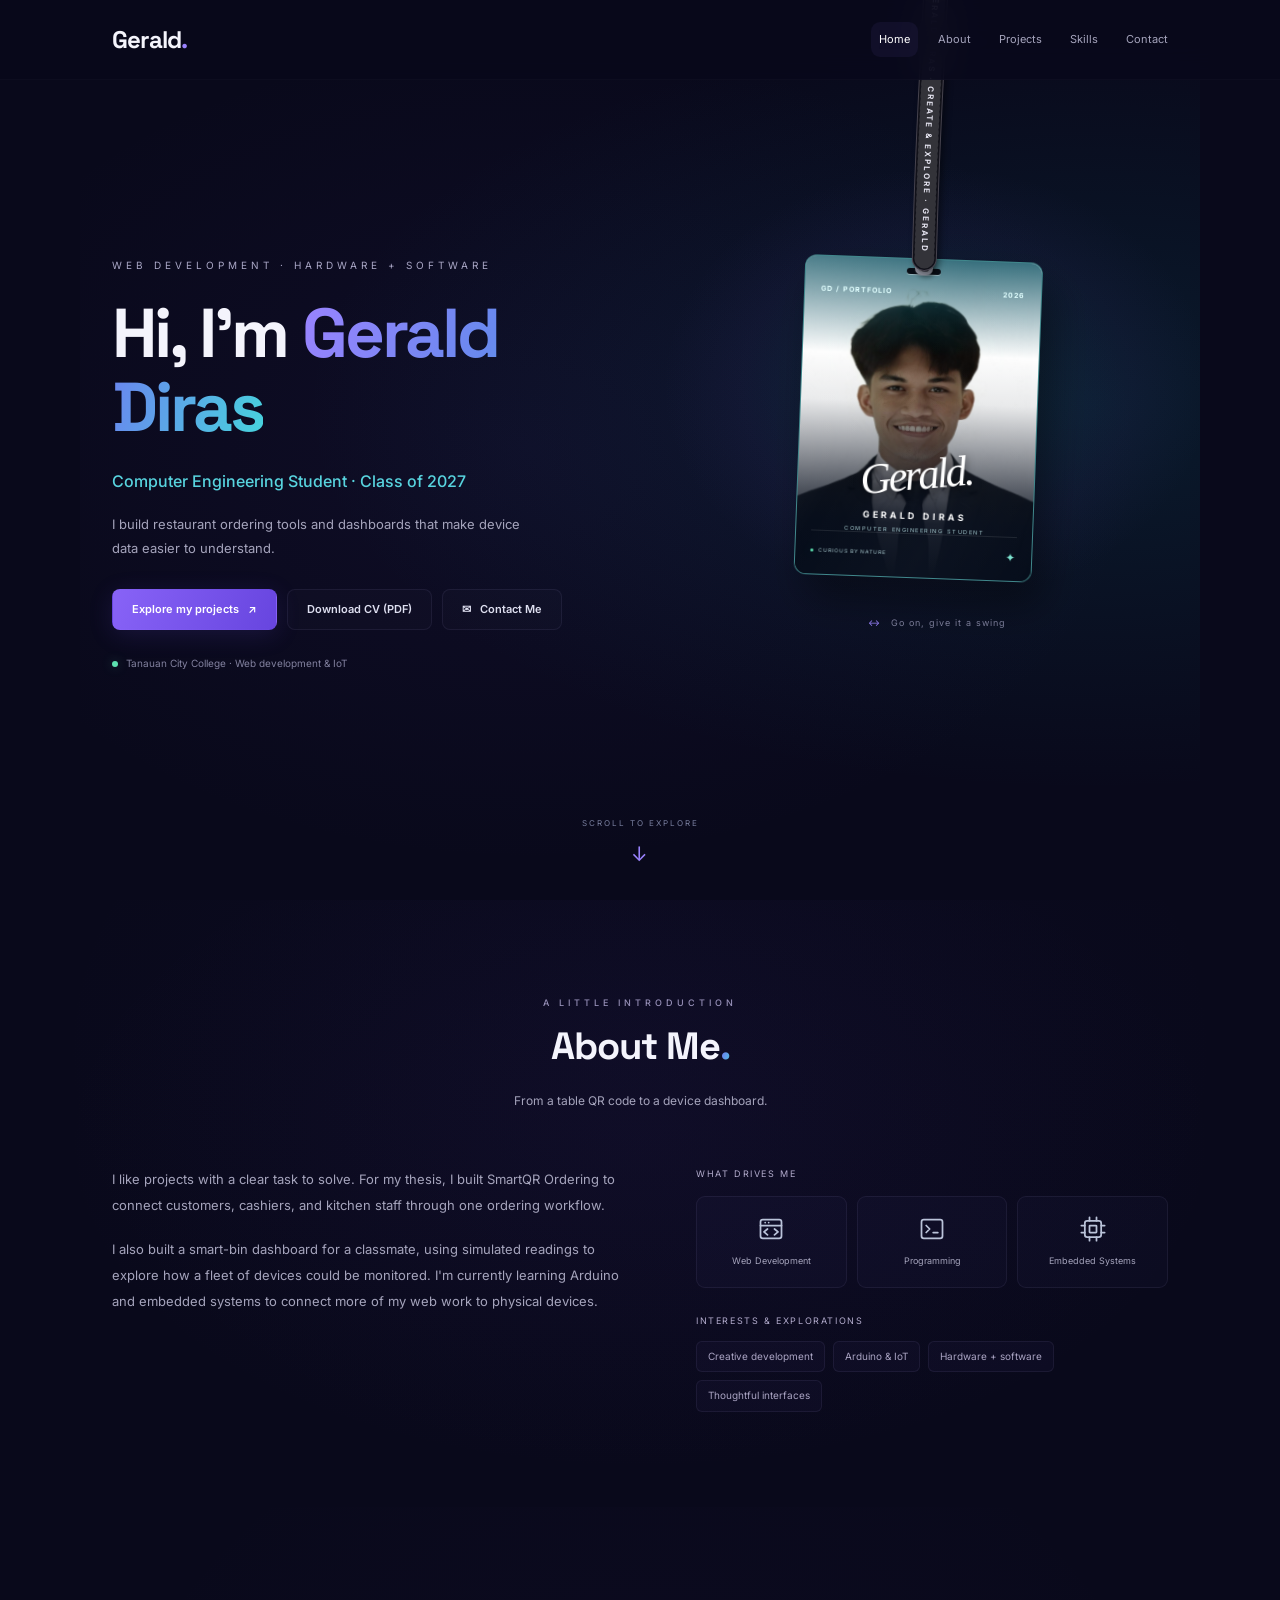
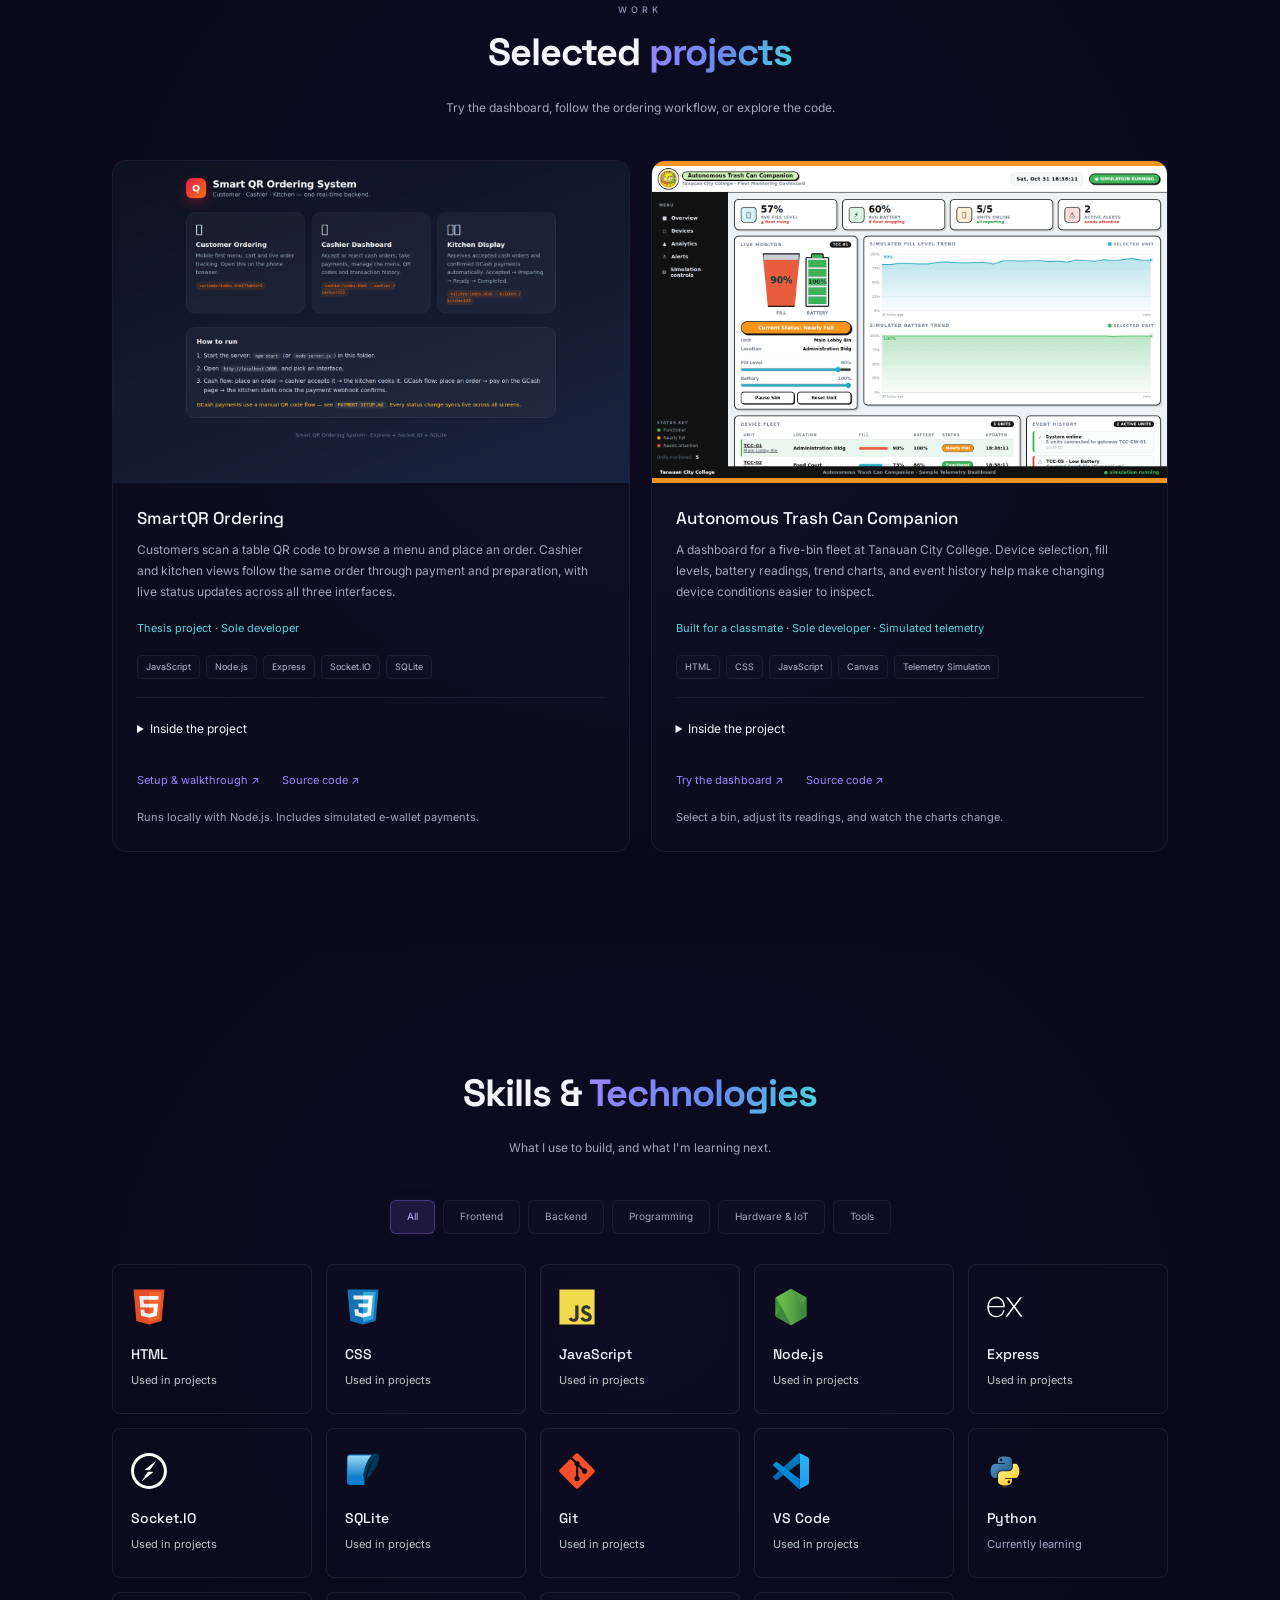
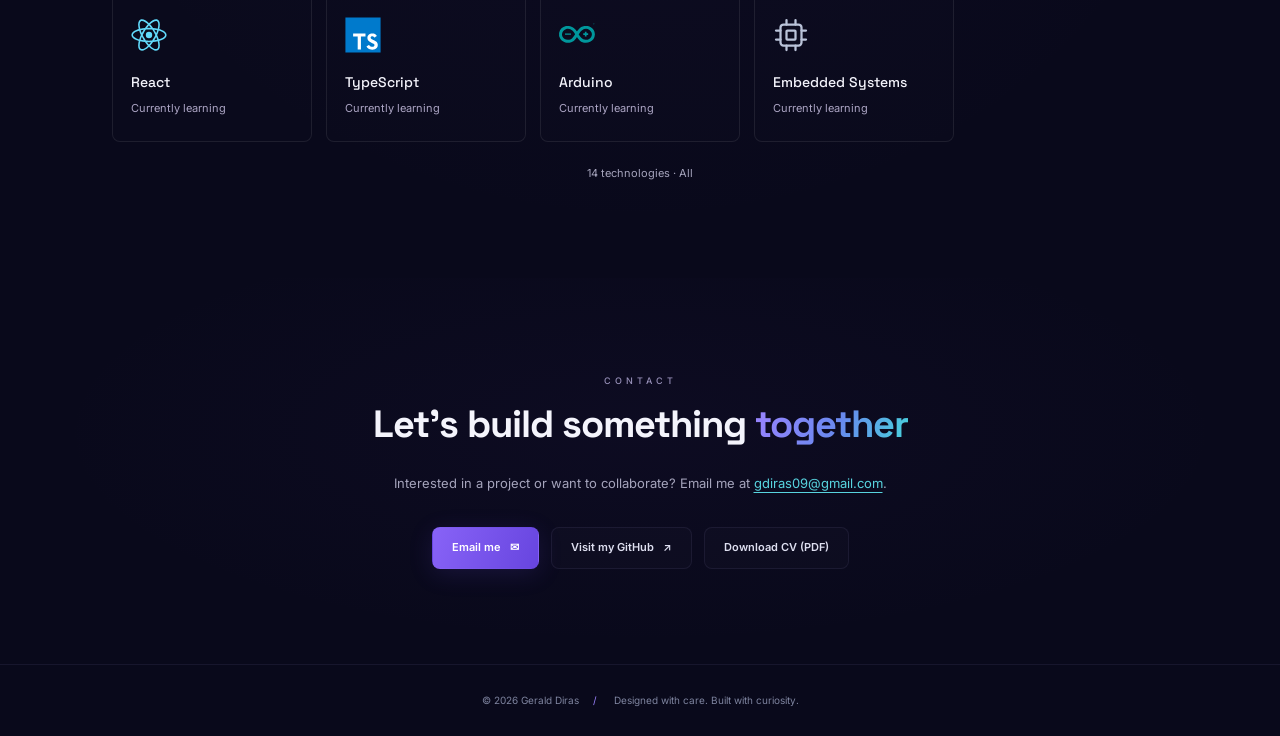
<file: index.html>
<!DOCTYPE html>
<html lang="en">
<head>
  <meta charset="UTF-8" />
  <meta name="viewport" content="width=device-width, initial-scale=1.0" />
  <meta name="description" content="Gerald Diras, Computer Engineering student building QR ordering tools, interactive dashboards, and projects connecting software with hardware." />
  <meta name="theme-color" content="#09091b" />
  <title>Gerald Diras — Portfolio</title>
  <link rel="preconnect" href="https://fonts.googleapis.com" />
  <link rel="preconnect" href="https://fonts.gstatic.com" crossorigin />
  <link href="https://fonts.googleapis.com/css2?family=Space+Grotesk:wght@400;500;700&family=Inter:wght@400;500;600&display=swap" rel="stylesheet" />
  <link rel="stylesheet" href="css/style.css" />
  <link rel="stylesheet" href="css/reference.css" />
</head>
<body>

  <a class="skip-link" href="#home">Skip to content</a>

  <header class="nav">
    <a href="#home" class="nav-logo">Gerald<span>.</span></a>
    <nav id="nav-menu" class="nav-links" aria-label="Primary">
      <a href="#home" class="active" aria-current="location">Home</a>
      <a href="#about">About</a>
      <a href="#projects">Projects</a>
      <a href="#skills">Skills</a>
      <a href="#contact">Contact</a>
    </nav>
    <button id="nav-toggle" class="nav-toggle" aria-label="Toggle menu" aria-expanded="false" aria-controls="nav-menu">
      <span></span><span></span><span></span>
    </button>
  </header>

  <main>
    <section id="home" class="hero">
      <div class="hero-content">
        <p class="hero-eyebrow reveal">Web development · Hardware + software</p>
        <h1 class="hero-title reveal">Hi, I'm <span>Gerald<br /> Diras</span></h1>
        <p class="hero-role reveal">Computer Engineering Student &middot; Class of 2027</p>
        <p class="hero-tagline reveal">I build restaurant ordering tools and dashboards that make device data easier to understand.</p>
        <div class="hero-cta reveal">
          <a href="#projects" class="btn btn-primary">Explore my projects <span aria-hidden="true">↗</span></a>
          <a href="output/pdf/Gerald-Diras-CV.pdf" download="Gerald-Diras-CV.pdf" class="btn btn-ghost">Download CV (PDF)</a>
          <a href="#contact" class="btn btn-ghost"><span aria-hidden="true">✉</span> Contact Me</a>
        </div>
        <p class="hero-note reveal"><span class="status-dot"></span> Tanauan City College &middot; Web development &amp; IoT</p>
      </div>
      <div class="lanyard-stage" id="lanyard-stage">
        <div class="lanyard-glow" aria-hidden="true"></div>
        <svg class="lace" id="lace" aria-hidden="true">
          <defs><path id="lace-path" /></defs>
          <use href="#lace-path" class="lace-edge" />
          <use href="#lace-path" class="lace-body" />
          <use href="#lace-path" class="lace-stitch" />
          <text class="lace-lettering" dy="3"><textPath href="#lace-path" startOffset="20">GERALD DIRAS · CREATE &amp; EXPLORE · GERALD DIRAS ·</textPath></text>
        </svg>
        <div class="lanyard" id="lanyard">
          <div class="lanyard-clip" aria-hidden="true"></div>
          <button class="id-card" id="id-card" type="button" aria-label="Gerald Diras photo ID. Drag to swing, or use the arrow keys.">
            <span class="id-hole" aria-hidden="true"></span>
            <span class="id-topline"><span>GD / PORTFOLIO</span><span>2026</span></span>
            <img src="assets/gerald-profile.jpg" alt="Gerald Diras" width="960" height="1280" fetchpriority="high" draggable="false" />
            <span class="id-overlay" aria-hidden="true"></span>
            <span class="id-caption"><span class="id-script">Gerald.</span><span class="id-name">GERALD DIRAS</span><span class="id-role">COMPUTER ENGINEERING STUDENT</span></span>
            <span class="id-bottom"><span><span class="status-dot"></span> CURIOUS BY NATURE</span><span>✦</span></span>
          </button>
        </div>
        <p class="lanyard-hint"><span aria-hidden="true">↔</span> Go on, give it a swing</p>
      </div>
      <a href="#about" class="hero-scroll" aria-label="Scroll to about">
        <span>SCROLL TO EXPLORE</span><span aria-hidden="true">↓</span>
      </a>
    </section>

    <section id="about" class="section">
      <div class="container">
        <p class="section-eyebrow reveal">A little introduction</p>
        <h2 class="section-title reveal">About Me<span>.</span></h2>
        <p class="section-intro reveal">From a table QR code to a device dashboard.</p>
        <div class="about-grid">
          <div class="about-text reveal">
            <p>
              I like projects with a clear task to solve. For my thesis, I built SmartQR Ordering to connect customers, cashiers, and kitchen staff through one ordering workflow.
            </p>
            <p>
              I also built a smart-bin dashboard for a classmate, using simulated readings to explore how a fleet of devices could be monitored. I'm currently learning Arduino and embedded systems to connect more of my web work to physical devices.
            </p>
          </div>
          <div class="about-details reveal">
            <p class="detail-label">WHAT DRIVES ME</p>
            <div class="about-stats">
              <div class="stat">
                <svg class="about-icon" viewBox="0 0 24 24" aria-hidden="true" focusable="false"><rect x="3" y="4" width="18" height="16" rx="2"/><path d="M3 9h18M7 6.5h.01M10 6.5h.01M9 12l-3 2.5L9 17m6-5 3 2.5-3 2.5"/></svg>
                <span class="stat-label">Web Development</span>
              </div>
              <div class="stat">
                <svg class="about-icon" viewBox="0 0 24 24" aria-hidden="true" focusable="false"><rect x="3" y="4" width="18" height="16" rx="2"/><path d="m7 9 3 3-3 3m6 0h4"/></svg>
                <span class="stat-label">Programming</span>
              </div>
              <div class="stat">
                <svg class="about-icon" viewBox="0 0 24 24" aria-hidden="true" focusable="false"><rect x="5" y="5" width="14" height="14" rx="2"/><rect x="9" y="9" width="6" height="6" rx=".5"/><path d="M9 2v3m6-3v3M9 19v3m6-3v3M2 9h3m-3 6h3m14-6h3m-3 6h3"/></svg>
                <span class="stat-label">Embedded Systems</span>
              </div>
            </div>
            <p class="detail-label interests-label">INTERESTS &amp; EXPLORATIONS</p>
            <div class="interest-tags"><span>Creative development</span><span>Arduino &amp; IoT</span><span>Hardware + software</span><span>Thoughtful interfaces</span></div>
          </div>
        </div>
      </div>
    </section>

    <section id="projects" class="section">
      <div class="container">
        <p class="section-eyebrow reveal">Work</p>
        <h2 class="section-title reveal">Selected <span>projects</span></h2>
        <p class="section-intro reveal">Try the dashboard, follow the ordering workflow, or explore the code.</p>
        <div class="projects-grid">

          <article class="card reveal">
            <div class="card-media" style="--hue: 200">
              <img src="assets/smartqr-ordering.png" alt="SmartQR Ordering website showing customer ordering, cashier dashboard, and kitchen display interfaces" width="1440" height="900" loading="lazy" decoding="async" />
            </div>
            <div class="card-body">
              <h3>SmartQR Ordering</h3>
              <p>Customers scan a table QR code to browse a menu and place an order. Cashier and kitchen views follow the same order through payment and preparation, with live status updates across all three interfaces.</p>
              <p class="project-context">Thesis project &middot; Sole developer</p>
              <div class="card-tags"><span>JavaScript</span><span>Node.js</span><span>Express</span><span>Socket.IO</span><span>SQLite</span></div>
              <details class="project-details">
                <summary>Inside the project</summary>
                <dl>
                  <dt>My role</dt><dd>Sole developer. I built the system independently for my thesis, including the customer, cashier, and kitchen interfaces.</dd>
                  <dt>The problem</dt><dd>Keeping customers, cashiers, and kitchen staff informed as an order moves between them.</dd>
                  <dt>The workflow</dt><dd>Table QR code → menu and cart → checkout → cashier and kitchen tracking.</dd>
                  <dt>The technical focus</dt><dd>Node.js and Express support the application, Socket.IO provides live updates, and SQLite stores data.</dd>
                </dl>
              </details>
              <div class="project-actions">
                <a class="card-link" href="https://github.com/gdiras09-wq/SmartQR-Ordering#try-the-full-flow" target="_blank" rel="noopener">Setup &amp; walkthrough <span aria-hidden="true">↗</span></a>
                <a class="card-link" href="https://github.com/gdiras09-wq/SmartQR-Ordering" target="_blank" rel="noopener" aria-label="View SmartQR Ordering source code on GitHub">Source code <span aria-hidden="true">↗</span></a>
              </div>
              <p class="project-demo-note">Runs locally with Node.js. Includes simulated e-wallet payments.</p>
            </div>
          </article>

          <article class="card reveal">
            <div class="card-media" style="--hue: 300">
              <img src="assets/trash-can-companion.png" alt="Autonomous Trash Can Companion dashboard showing fill levels, battery status, fleet monitoring, and trend charts" width="1440" height="900" loading="lazy" decoding="async" />
            </div>
            <div class="card-body">
              <h3>Autonomous Trash Can Companion</h3>
              <p>A dashboard for a five-bin fleet at Tanauan City College. Device selection, fill levels, battery readings, trend charts, and event history help make changing device conditions easier to inspect.</p>
              <p class="project-context">Built for a classmate &middot; Sole developer &middot; Simulated telemetry</p>
              <div class="card-tags"><span>HTML</span><span>CSS</span><span>JavaScript</span><span>Canvas</span><span>Telemetry Simulation</span></div>
              <details class="project-details">
                <summary>Inside the project</summary>
                <dl>
                  <dt>My role</dt><dd>Sole developer. I independently built this dashboard for a classmate, including its interface, charts, and telemetry simulation.</dd>
                  <dt>The problem</dt><dd>Making the condition of several smart bins visible in one place.</dd>
                  <dt>The workflow</dt><dd>Select a device → inspect its readings and history → use simulation controls to explore changes.</dd>
                  <dt>The technical focus</dt><dd>JavaScript drives the simulated readings and interactions, while Canvas renders trend charts. This project explores the monitoring interface before live device integration.</dd>
                </dl>
              </details>
              <div class="project-actions">
                <a class="card-link" href="demos/trash-can/" target="_blank" rel="noopener" aria-label="Try the smart-bin dashboard demo">Try the dashboard <span aria-hidden="true">↗</span></a>
                <a class="card-link" href="https://github.com/gdiras09-wq/App" target="_blank" rel="noopener" aria-label="View Autonomous Trash Can Companion source code on GitHub">Source code <span aria-hidden="true">↗</span></a>
              </div>
              <p class="project-demo-note">Select a bin, adjust its readings, and watch the charts change.</p>
            </div>
          </article>

        </div>
      </div>
    </section>

    <section id="skills" class="section">
      <div class="container">
        <p class="section-eyebrow reveal">My digital toolbox</p>
        <h2 class="section-title reveal">Skills &amp; <span>Technologies</span></h2>
        <p class="section-intro reveal">What I use to build, and what I'm learning next.</p>
        <div class="skill-filters reveal" role="group" aria-label="Filter skills">
          <button class="skill-filter active" type="button" data-filter="all" aria-pressed="true">All</button>
          <button class="skill-filter" type="button" data-filter="frontend" aria-pressed="false">Frontend</button>
          <button class="skill-filter" type="button" data-filter="backend" aria-pressed="false">Backend</button>
          <button class="skill-filter" type="button" data-filter="programming" aria-pressed="false">Programming</button>
          <button class="skill-filter" type="button" data-filter="hardware" aria-pressed="false">Hardware &amp; IoT</button>
          <button class="skill-filter" type="button" data-filter="tools" aria-pressed="false">Tools</button>
        </div>
        <div class="technology-grid reveal">
          <article class="technology" data-category="frontend"><img class="tech-icon" src="assets/icons/html5.svg" alt="" width="36" height="36" loading="lazy" /><h3>HTML</h3><p class="skill-level">Used in projects</p></article>
          <article class="technology" data-category="frontend"><img class="tech-icon" src="assets/icons/css3.svg" alt="" width="36" height="36" loading="lazy" /><h3>CSS</h3><p class="skill-level">Used in projects</p></article>
          <article class="technology" data-category="frontend programming"><img class="tech-icon" src="assets/icons/javascript.svg" alt="" width="36" height="36" loading="lazy" /><h3>JavaScript</h3><p class="skill-level">Used in projects</p></article>
          <article class="technology" data-category="backend programming"><img class="tech-icon" src="assets/icons/nodejs.svg" alt="" width="36" height="36" loading="lazy" /><h3>Node.js</h3><p class="skill-level">Used in projects</p></article>
          <article class="technology" data-category="backend"><img class="tech-icon tech-icon-mono" src="assets/icons/express.svg" alt="" width="36" height="36" loading="lazy" /><h3>Express</h3><p class="skill-level">Used in projects</p></article>
          <article class="technology" data-category="backend"><img class="tech-icon tech-icon-mono" src="assets/icons/socketio.svg" alt="" width="36" height="36" loading="lazy" /><h3>Socket.IO</h3><p class="skill-level">Used in projects</p></article>
          <article class="technology" data-category="backend"><img class="tech-icon" src="assets/icons/sqlite.svg" alt="" width="36" height="36" loading="lazy" /><h3>SQLite</h3><p class="skill-level">Used in projects</p></article>
          <article class="technology" data-category="tools"><img class="tech-icon" src="assets/icons/git.svg" alt="" width="36" height="36" loading="lazy" /><h3>Git</h3><p class="skill-level">Used in projects</p></article>
          <article class="technology" data-category="tools"><img class="tech-icon" src="assets/icons/vscode.svg" alt="" width="36" height="36" loading="lazy" /><h3>VS Code</h3><p class="skill-level">Used in projects</p></article>
          <article class="technology" data-category="programming"><img class="tech-icon" src="assets/icons/python.svg" alt="" width="36" height="36" loading="lazy" /><h3>Python</h3><p class="skill-level learning">Currently learning</p></article>
          <article class="technology" data-category="frontend"><img class="tech-icon" src="assets/icons/react.svg" alt="" width="36" height="36" loading="lazy" /><h3>React</h3><p class="skill-level learning">Currently learning</p></article>
          <article class="technology" data-category="frontend programming"><img class="tech-icon" src="assets/icons/typescript.svg" alt="" width="36" height="36" loading="lazy" /><h3>TypeScript</h3><p class="skill-level learning">Currently learning</p></article>
          <article class="technology" data-category="hardware"><img class="tech-icon" src="assets/icons/arduino.svg" alt="" width="36" height="36" loading="lazy" /><h3>Arduino</h3><p class="skill-level learning">Currently learning</p></article>
          <article class="technology" data-category="hardware"><img class="tech-icon" src="assets/icons/cpu.svg" alt="" width="36" height="36" loading="lazy" /><h3>Embedded Systems</h3><p class="skill-level learning">Currently learning</p></article>
        </div>
        <p class="skills-note" id="skills-status" role="status">14 technologies &middot; All</p>
      </div>
    </section>

    <section id="contact" class="section">
      <div class="container container-narrow">
        <p class="section-eyebrow reveal">Contact</p>
        <h2 class="section-title reveal">Let's build something <span>together</span></h2>
        <p class="contact-intro reveal">
          Interested in a project or want to collaborate? Email me at
          <a class="contact-email" href="mailto:gdiras09@gmail.com">gdiras09@gmail.com</a>.
        </p>
        <div class="contact-actions reveal">
          <a class="btn btn-primary" href="mailto:gdiras09@gmail.com">Email me <span aria-hidden="true">&#9993;</span></a>
          <a class="btn btn-ghost" href="https://github.com/gdiras09-wq" target="_blank" rel="noopener">Visit my GitHub <span aria-hidden="true">↗</span></a>
          <a class="btn btn-ghost" href="output/pdf/Gerald-Diras-CV.pdf" download="Gerald-Diras-CV.pdf">Download CV (PDF)</a>
        </div>
      </div>
    </section>
  </main>

  <footer class="footer">
    <div class="container">
      <p>© <span id="year"></span> Gerald Diras<span class="footer-divider">/</span> Designed with care. Built with curiosity.</p>
    </div>
  </footer>

  <script src="js/main.js"></script>
  <script src="js/lanyard.js"></script>
</body>
</html>
</file>
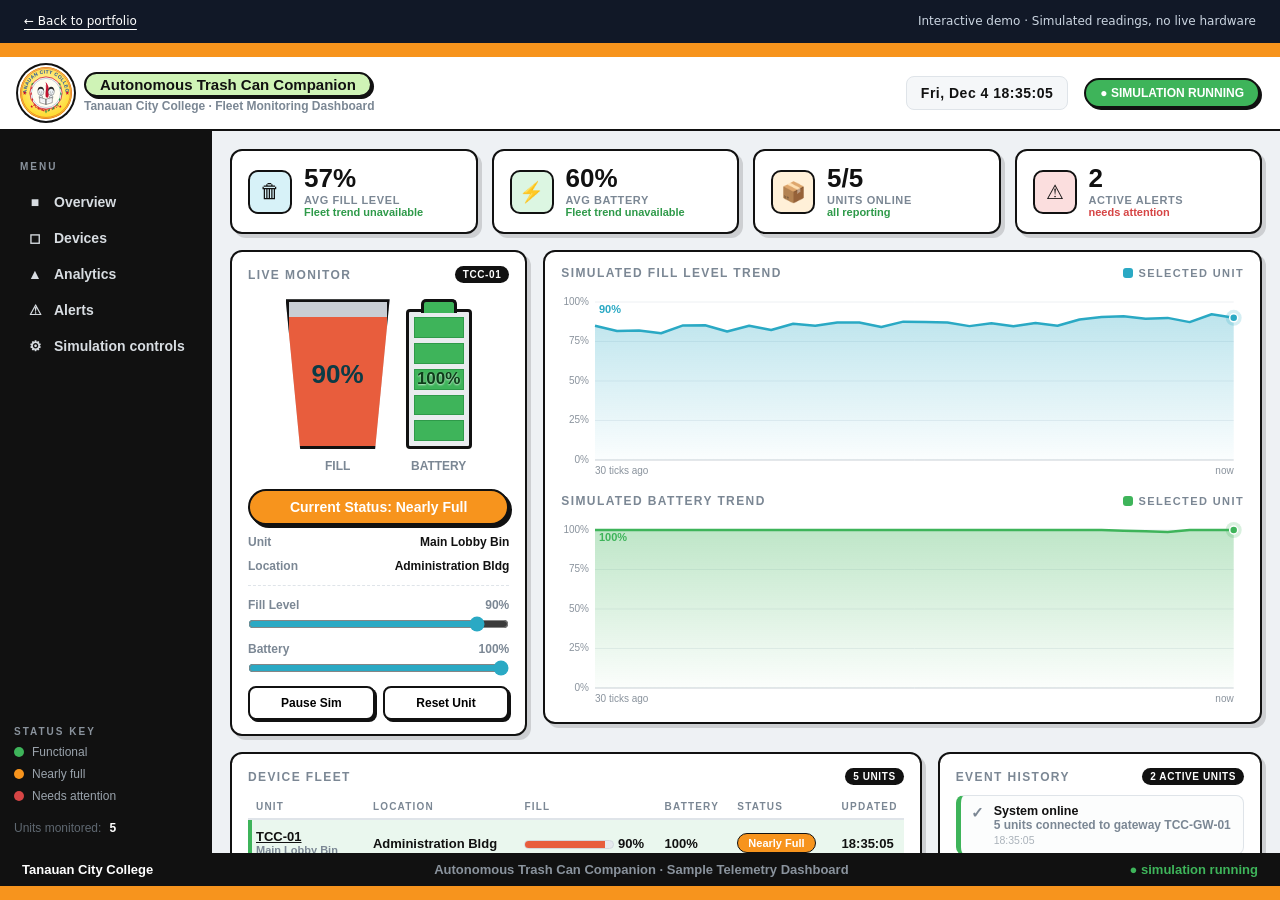
<file: demos/trash-can/index.html>
<!DOCTYPE html>
<html lang="en">
<head>
<meta charset="UTF-8" />
<meta name="viewport" content="width=device-width, initial-scale=1" />
<title>Dashboard | Autonomous Trash Can Companion - Tanauan City College</title>
<link rel="stylesheet" href="styles.css">
</head>
<body>

<div class="demo-banner">
  <a href="../../#projects">&larr; Back to portfolio</a>
  <span>Interactive demo &middot; Simulated readings, no live hardware</span>
</div>

<div class="bar"></div>

<header class="topbar">
  <div class="brand">
    <div class="seal-sm">
      <img src="tcc-logo.svg" alt="Tanauan City College seal">
    </div>
    <h1>
      <span class="pill">Autonomous Trash Can Companion</span>
      <small>Tanauan City College &middot; Fleet Monitoring Dashboard</small>
    </h1>
  </div>
  <div class="spacer"></div>
    <div class="clock" id="clock">--:--:--</div>
  <div class="live-pill" id="livePill">● SIMULATION RUNNING</div>
</header>

<div class="layout">
  <aside>
    <div class="sec">MENU</div>
    <nav>
      <a href="#overview"><span class="ico">&#9632;</span> Overview</a>
      <a href="#devices"><span class="ico">&#9723;</span> Devices</a>
      <a href="#analytics"><span class="ico">&#9650;</span> Analytics</a>
      <a href="#alerts"><span class="ico">&#9888;</span> Alerts</a>
      <a href="#controls"><span class="ico">&#9881;</span> Simulation controls</a>
    </nav>
    <div class="legend">
      <div class="sec" style="margin:8px 0 0">STATUS KEY</div>
      <div><span class="dot g"></span> Functional</div>
      <div><span class="dot o"></span> Nearly full</div>
      <div><span class="dot r"></span> Needs attention</div>
      <div style="margin-top:10px;color:#5F6871">Units monitored: <b style="color:#fff">5</b></div>
    </div>
  </aside>

  <main>
    <!-- KPIs -->
    <section class="kpis" id="overview" aria-label="Fleet overview">
      <div class="card kpi">
        <div class="ico t">&#128465;</div>
        <div>
          <div class="val" id="kpiFill">90%</div>
          <div class="lbl">Avg Fill Level</div>
          <div class="delta" id="kpiFillD">Fleet trend unavailable</div>
        </div>
      </div>
      <div class="card kpi">
        <div class="ico b">&#9889;</div>
        <div>
          <div class="val" id="kpiBatt">100%</div>
          <div class="lbl">Avg Battery</div>
          <div class="delta" id="kpiBattD">Fleet trend unavailable</div>
        </div>
      </div>
      <div class="card kpi">
        <div class="ico u">&#128230;</div>
        <div>
          <div class="val" id="kpiOnline">5/5</div>
          <div class="lbl">Units Online</div>
          <div class="delta">all reporting</div>
        </div>
      </div>
      <div class="card kpi">
        <div class="ico a">&#9888;</div>
        <div>
          <div class="val" id="kpiAlerts">0</div>
          <div class="lbl">Active Alerts</div>
          <div class="delta" id="kpiAlertsD">no issues</div>
        </div>
      </div>
    </section>

    <!-- Row: monitor + charts -->
    <section class="grid">
      <div class="card">
        <h3>Live Monitor <span class="tag" id="monId">TCC-01</span></h3>
        <div class="monitor">
          <div>
            <div class="can">
              <div class="fill" id="fill"></div>
              <div class="pct" id="fillPct">90%</div>
            </div>
            <div class="monitor-meta" style="justify-content:center"><span>FILL</span></div>
          </div>
          <div>
            <div class="battery" id="battery">
              <div class="seg"></div><div class="seg"></div><div class="seg"></div>
              <div class="seg"></div><div class="seg"></div>
              <div class="battery-label" id="battPct">100%</div>
            </div>
            <div class="monitor-meta" style="justify-content:center"><span>BATTERY</span></div>
          </div>
        </div>
        <div class="status-chip" id="status">Current Status: Functional</div>
        <div class="monitor-meta">
          <span>Unit</span><b id="monName">Main Lobby Bin</b>
        </div>
        <div class="monitor-meta">
          <span>Location</span><b id="monLoc">Administration Bldg</b>
        </div>

        <div class="controls" id="controls">
          <label class="ctrl">
            <span class="row"><span>Fill Level</span><span id="fillVal">90%</span></span>
            <input type="range" id="fillRange" min="0" max="100" value="90">
          </label>
          <label class="ctrl">
            <span class="row"><span>Battery</span><span id="battVal">100%</span></span>
            <input type="range" id="battRange" min="0" max="100" value="100">
          </label>
          <div class="btn-row">
            <button class="btn" id="toggle">Pause Sim</button>
            <button class="btn" id="reset">Reset Unit</button>
          </div>
        </div>
      </div>

      <div class="card span2" id="analytics">
        <h3>Simulated Fill Level Trend
          <span class="chart-legend"><span><i style="background:#2AA9C4"></i>Selected unit</span></span>
        </h3>
        <div class="chart-wrap"><canvas id="fillChart"></canvas></div>

        <h3 style="margin-top:14px">Simulated Battery Trend
          <span class="chart-legend"><span><i style="background:#3EB45A"></i>Selected unit</span></span>
        </h3>
        <div class="chart-wrap"><canvas id="battChart"></canvas></div>
      </div>
    </section>

    <!-- Row: table + alerts -->
    <section class="grid">
      <div class="card span2" id="devices">
        <h3>Device Fleet <span class="tag">5 UNITS</span></h3>
        <div class="table-wrap"><table>
          <thead>
            <tr>
              <th>Unit</th><th>Location</th><th>Fill</th><th>Battery</th>
              <th>Status</th><th>Updated</th>
            </tr>
          </thead>
          <tbody id="deviceRows"></tbody>
        </table></div>
      </div>

      <div class="card" id="alerts">
        <h3>Event History <span class="tag" id="alertTag">0 ACTIVE UNITS</span></h3>
        <div class="alerts" id="alertList"></div>
      </div>
    </section>
  </main>
</div>

<footer>
  <span>Tanauan City College</span>
  <span class="muted">Autonomous Trash Can Companion &middot; Sample Telemetry Dashboard</span>
  <span id="footLive" style="color:#3EB45A">● simulation running</span>
</footer>

<div class="bar"></div>

<script src="dashboard.js"></script>
</body>
</html>
</file>
<file: css/style.css>
:root {
  --bg: #0b0d24;
  --bg-soft: #11142e;
  --surface: rgba(255, 255, 255, .035);
  --border: rgba(169, 174, 230, .12);
  --text: #f4f4fc;
  --text-muted: #aaaec7;
  --accent: #9080ff;
  --accent-2: #44cfea;
  --gradient: linear-gradient(110deg, #9685ff, #638fff 48%, #37d2e8);
  --font-display: 'Space Grotesk', sans-serif;
  --font-body: 'Inter', sans-serif;
  --radius: 18px;
  --nav-h: 80px;
  --max-w: 1120px;
}
* { margin: 0; padding: 0; box-sizing: border-box; }
html { scroll-behavior: smooth; scroll-padding-top: 100px; }
body { background: var(--bg); color: var(--text); font-family: var(--font-body); line-height: 1.75; }
body::before { content: ''; position: absolute; inset: 0 0 auto; height: 950px; pointer-events: none; z-index: -1; background: radial-gradient(ellipse at 10% 40%, #472ca21a, transparent 50%), radial-gradient(ellipse at 85% 25%, #17486d20, transparent 45%); }
a { color: inherit; text-decoration: none; }
button, input, textarea { font: inherit; }
button, a { -webkit-tap-highlight-color: transparent; }
:focus-visible { outline: 2px solid var(--accent-2); outline-offset: 5px; }
::selection { background: #7456d9; color: white; }
.skip-link { position: fixed; top: -100px; left: 16px; z-index: 200; padding: 10px 20px; background: var(--bg-soft); }
.skip-link:focus { top: 10px; }
.nav { position: fixed; inset: 0 0 auto; z-index: 100; height: var(--nav-h); display: flex; align-items: center; justify-content: space-between; padding: 0 max(24px, calc((100% - 1056px) / 2)); background: #0b0d24e8; backdrop-filter: blur(18px); border-bottom: 1px solid #ffffff05; }
.nav-logo { font: 700 25px var(--font-display); letter-spacing: -1px; }
.nav-logo span { color: var(--accent); }
.nav-links { display: flex; gap: 30px; }
.nav-links a { font-size: 12px; color: var(--text-muted); position: relative; transition: color .2s; }
.nav-links a:hover, .nav-links a.active { color: #fff; }
.nav-links a.active::after { content: ''; position: absolute; bottom: -9px; width: 4px; height: 4px; border-radius: 50%; background: var(--accent); left: calc(50% - 2px); }
.nav-toggle { display: none; background: none; border: 0; padding: 10px; cursor: pointer; }
.nav-toggle span { display: block; width: 22px; height: 2px; background: var(--text); margin: 5px 0; transition: transform .2s, opacity .2s; }
.nav-toggle.open span:first-child { transform: translateY(7px) rotate(45deg); }
.nav-toggle.open span:nth-child(2) { opacity: 0; }
.nav-toggle.open span:last-child { transform: translateY(-7px) rotate(-45deg); }
.hero { max-width: var(--max-w); margin: auto; min-height: 760px; min-height: min(850px, 100svh); padding: 155px 32px 125px; display: grid; grid-template-columns: 1.4fr 1fr; gap: 70px; align-items: center; position: relative; }
.hero-eyebrow { font-size: 11px; letter-spacing: 1.4px; color: var(--text-muted); margin-bottom: 21px; display: flex; align-items: center; gap: 9px; text-transform: uppercase; }
.status-dot { display: inline-block; width: 6px; height: 6px; background: #5ce1b0; box-shadow: 0 0 12px #5ce1b04d; border-radius: 50%; flex-shrink: 0; }
.hero-title { font-family: var(--font-display); font-size: clamp(42px, 5.4vw, 68px); line-height: 1.08; letter-spacing: -2.7px; }
.hero-title span, .section-title span { background: var(--gradient); background-clip: text; -webkit-background-clip: text; color: transparent; }
.hero-role { color: var(--accent-2); font-size: 16px; font-weight: 600; margin-top: 19px; }
.hero-tagline { font-size: 13px; line-height: 1.85; color: var(--text-muted); max-width: 450px; margin-top: 13px; }
.hero-cta { display: flex; flex-wrap: wrap; gap: 10px; max-width: 490px; margin-top: 27px; }
.btn { display: inline-flex; align-items: center; justify-content: center; gap: 9px; border: 1px solid transparent; border-radius: 999px; padding: 11px 19px; font-size: 11px; font-weight: 600; line-height: 1.6; cursor: pointer; transition: transform .2s, background .2s, box-shadow .2s; }
.btn:hover { transform: translateY(-3px); }
.btn-primary { background: linear-gradient(110deg, #7960f5, #6246dc); color: #fff; box-shadow: 0 5px 24px #7050ef25; }
.btn-primary:hover { box-shadow: 0 8px 30px #7050ef55; }
.btn-ghost { background: #ffffff04; border-color: var(--border); color: #dedff0; }
.btn-ghost:hover { background: #ffffff0c; border-color: #9685ff66; }
.linkedin-icon { font-weight: 700; border: 1px solid currentColor; border-radius: 2px; padding: 0 2px; font-size: 9px; line-height: 12px; }
.character-wrap { width: 100%; max-width: 430px; height: 430px; justify-self: center; position: relative; }
.character-wrap::before { content: ''; position: absolute; inset: 15%; background: radial-gradient(ellipse, #6952de35, #2cc9de15 45%, transparent 70%); filter: blur(35px); pointer-events: none; }
#character-canvas { display: block; width: 100%; height: 100%; position: relative; touch-action: pan-y; }
#character-canvas[hidden] { display: none; }
.character-hint { position: absolute; bottom: 2px; left: 0; right: 0; text-align: center; font-size: 8px; letter-spacing: 2px; color: #8a90b2; pointer-events: none; }
.character-fallback { position: absolute; inset: 0; text-align: center; padding-top: 90px; color: var(--text-muted); font-size: 12px; }
.character-fallback > span { display: block; font-size: 110px; }
.hero-scroll { position: absolute; bottom: 35px; left: 50%; transform: translateX(-50%); display: flex; align-items: center; flex-direction: column; gap: 7px; color: #787e9e; font-size: 8px; letter-spacing: 2px; }
.hero-scroll span:last-child { color: var(--accent); font-size: 20px; }
.section { padding: 95px 0; }
.container { max-width: var(--max-w); margin: auto; padding: 0 32px; }
.container-narrow { max-width: 760px; }
.section-eyebrow { text-align: center; color: #9597b5; font-size: 9px; font-weight: 500; text-transform: uppercase; letter-spacing: 4px; margin-bottom: 12px; }
.section-title { text-align: center; font: 700 clamp(28px, 4vw, 38px)/1.25 var(--font-display); letter-spacing: -1px; margin-bottom: 42px; }
.section-intro { text-align: center; font-size: 13px; color: var(--text-muted); margin: -22px auto 42px; }
#about { background: radial-gradient(ellipse at 50% 25%, #45369d0e, transparent 65%); }
.about-grid { max-width: 780px; margin: auto; }
.about-text { text-align: center; }
.about-text p { color: var(--text-muted); font-size: 14px; margin-bottom: 18px; line-height: 1.95; }
.about-stats { display: grid; grid-template-columns: repeat(3, 1fr); gap: 16px; margin-top: 34px; }
.stat { padding: 22px 12px; text-align: center; background: var(--surface); border: 1px solid var(--border); border-radius: 12px; }
.stat-num { display: block; color: var(--accent); font: 500 26px var(--font-display); }
.stat-label { display: block; font-size: 10px; color: var(--text-muted); margin-top: 10px; }
.projects-grid { display: grid; grid-template-columns: repeat(2, minmax(0, 1fr)); gap: 21px; }
.card { background: var(--surface); border: 1px solid var(--border); border-radius: var(--radius); overflow: hidden; transition: transform .25s, border-color .25s, box-shadow .25s; }
.card:hover { border-color: #9080ff66; box-shadow: 0 18px 40px #0003; }
.card-media { aspect-ratio: 16 / 10; display: grid; place-items: center; background: radial-gradient(ellipse at 30% 20%, hsla(var(--hue), 60%, 50%, .16), transparent 70%), #12152e; position: relative; overflow: hidden; }
.card-media::before { content: ''; position: absolute; width: 100px; height: 100px; border: 1px solid hsla(var(--hue), 70%, 70%, .17); border-radius: 24px; transform: rotate(-25deg); box-shadow: 0 0 0 24px hsla(var(--hue), 60%, 60%, .025); }
.card-media img { display: block; width: 100%; height: 100%; object-fit: cover; position: relative; z-index: 1; }
.card-body { padding: 24px; }
.card-body h3 { font: 500 17px var(--font-display); margin-bottom: 10px; }
.card-body p { color: var(--text-muted); font-size: 12px; margin-bottom: 17px; }
.card-tags { display: flex; flex-wrap: wrap; gap: 6px; margin-bottom: 17px; }
.card-tags span { font-size: 9px; border: 1px solid var(--border); background: #ffffff03; color: #b5b9d0; border-radius: 5px; padding: 3px 8px; }
.card-link { color: var(--accent); font-size: 11px; }
.skills-grid { display: grid; grid-template-columns: repeat(3, 1fr); gap: 21px; }
.skills-group { border: 1px solid var(--border); background: var(--surface); padding: 27px; border-radius: var(--radius); }
.skills-group h3 { font: 500 16px var(--font-display); padding-bottom: 16px; border-bottom: 1px solid var(--border); margin-bottom: 16px; }
.skills-group ul { list-style: none; }
.skills-group li { font-size: 12px; color: var(--text-muted); padding: 6px 0; }
.skills-group li::before { content: '▹'; color: var(--accent); margin-right: 10px; }
.contact-intro { text-align: center; color: var(--text-muted); font-size: 13px; margin: -18px auto 32px; max-width: 520px; }
.contact-form { display: flex; flex-direction: column; gap: 18px; }
.form-row { display: grid; grid-template-columns: 1fr 1fr; gap: 18px; }
.form-field label { display: block; font-size: 11px; margin-bottom: 8px; color: #d8daec; }
.form-field input, .form-field textarea { width: 100%; min-width: 0; border: 1px solid var(--border); border-radius: 10px; background: var(--surface); color: var(--text); padding: 13px 15px; font-size: 12px; resize: vertical; }
.form-field input::placeholder, .form-field textarea::placeholder { color: #777e9e; }
.contact-form .btn { align-self: flex-start; }
.form-status { font-size: 12px; min-height: 20px; color: var(--accent-2); }
.socials { display: flex; justify-content: center; gap: 25px; margin-top: 24px; font-size: 12px; color: var(--text-muted); }
.socials a:hover { color: var(--accent); }
.footer { border-top: 1px solid var(--border); padding: 27px 0; text-align: center; font-size: 10px; color: #7e849f; }
.footer-divider { margin: 0 14px; color: var(--accent); }
.reveal { opacity: 1; transform: none; }
.js .reveal { opacity: 0; transform: translateY(18px); transition: opacity .65s ease, transform .65s ease; }
.js .reveal.visible { opacity: 1; transform: none; }
@media (max-width: 900px) {
  .hero { gap: 35px; }
  .character-wrap { height: 350px; }
  .projects-grid { grid-template-columns: repeat(2, 1fr); }
  .skills-group { padding: 20px; }
}
@media (max-width: 640px) {
  :root { --nav-h: 66px; }
  .nav { padding: 0 23px; }
  .nav-toggle { display: block; z-index: 1; }
  .nav-links { position: fixed; top: var(--nav-h); left: 0; right: 0; padding: 25px; background: #10122d; border-bottom: 1px solid var(--border); flex-direction: column; align-items: center; gap: 24px; visibility: hidden; opacity: 0; transform: translateY(-8px); transition: opacity .2s, transform .2s, visibility .2s; }
  .nav-links.open { visibility: visible; opacity: 1; transform: none; }
  .nav-links a { font-size: 14px; }
  .hero { grid-template-columns: 1fr; min-height: auto; padding: 115px 24px 100px; gap: 48px; text-align: center; }
  .hero-eyebrow { justify-content: center; font-size: 9px; }
  .hero-title { font-size: clamp(40px, 11vw, 60px); letter-spacing: -2px; }
  .hero-title br { display: none; }
  .hero-role { font-size: 15px; }
  .hero-tagline { margin: 14px auto 0; font-size: 12px; max-width: 360px; }
  .hero-cta { justify-content: center; max-width: 330px; margin: 26px auto 0; gap: 10px; }
  .btn { padding: 11px 17px; }
  .character-wrap { width: 100%; max-width: 330px; height: 310px; }
  .hero-scroll { bottom: 20px; }
  .section { padding: 65px 0; }
  .container { padding: 0 24px; }
  .section-eyebrow { font-size: 8px; letter-spacing: 3px; }
  .section-title { margin-bottom: 35px; }
  .section-intro { font-size: 12px; }
  .about-text p { font-size: 12px; }
  .about-stats { gap: 8px; }
  .stat { padding: 19px 6px; }
  .stat-label { font-size: 9px; }
  .projects-grid, .skills-grid, .form-row { grid-template-columns: 1fr; }
  .card-media { aspect-ratio: 16 / 9; }
  .footer p { max-width: 240px; margin: auto; }
  .footer-divider { display: block; font-size: 0; height: 4px; }
}
@media (prefers-reduced-motion: reduce) {
  html { scroll-behavior: auto; }
  *, *::before, *::after { transition: none !important; animation: none !important; }
  .js .reveal { opacity: 1; transform: none; }
}
</file>
<file: css/reference.css>
/* Video-inspired theme and interactive lanyard. */
:root {
  --bg: #09091b;
  --bg-soft: #111027;
  --surface: #ffffff04;
  --border: #a9a4df16;
  --text-muted: #a5a4bc;
  --accent: #9b83ff;
  --accent-2: #58d4df;
  --gradient: linear-gradient(110deg, #9b83ff, #6889ee 55%, #46d5dc);
  --radius: 14px;
}
[hidden] { display: none !important; }
body::before { display: none; }
.nav { background: #09091bdb; }
.nav-logo { font-size: 24px; }
.nav-links { gap: 28px; }
.nav-links a { font-size: 11px; }
.nav-links a.active { background: #9271ff10; box-shadow: 0 0 0 8px #9271ff10; border-radius: 3px; }
.nav-links a.active::after { display: none; }
.hero { min-height: max(740px, 100svh); grid-template-columns: 1.2fr 1fr; gap: 40px; isolation: isolate; overflow: clip; }
.hero::before { content: ''; position: absolute; z-index: -1; inset: 0; background: radial-gradient(ellipse at 40% 50%, #49349618, transparent 65%), radial-gradient(ellipse at 90% 45%, #0f73852a, transparent 55%); pointer-events: none; }
.hero-content { position: relative; z-index: 2; }
.js .hero-content .reveal { opacity: 1; transform: none; }
.hero-eyebrow { font-size: 10px; letter-spacing: 4px; color: #aaa7c6; }
.hero-title { font-size: clamp(46px, 5.4vw, 72px); letter-spacing: -3px; }
.hero-role { font-weight: 500; margin-top: 22px; }
.hero-tagline { max-width: 435px; margin-top: 17px; }
.hero-cta { margin-top: 29px; }
.btn { border-radius: 8px; }
.btn-primary { background: linear-gradient(110deg, #8863f7, #6745df); }
.btn-text { color: var(--text-muted); padding-inline: 8px; }
.hero-note { display: flex; align-items: center; gap: 8px; font-size: 10px; color: #82819f; margin-top: 25px; }
.hero-scroll { bottom: 28px; }
/* A simulated SVG ribbon connects the anchor to the independently moving badge. */
.lanyard-stage { width: 100%; height: 550px; position: relative; align-self: start; margin-top: -155px; perspective: 1000px; }
.lanyard-glow { position: absolute; inset: 30% -10% -10%; background: radial-gradient(ellipse, #168e9523, #5742a510 50%, transparent 70%); pointer-events: none; }
.lace { position: absolute; inset: 0; z-index: 3; width: 100%; height: 100%; overflow: visible; pointer-events: none; filter: drop-shadow(3px 3px 3px #0006); }
.lace use { fill: none; stroke-linecap: round; stroke-linejoin: round; }
.lace-edge { stroke: #46434e; stroke-width: 25px; }
.lace-body { stroke: #111119; stroke-width: 23px; }
.lace-stitch { stroke: #ffffff24; stroke-width: 20px; stroke-dasharray: 1 5; }
.lace-lettering { fill: #e2e1ed; font-size: 8px; font-weight: 700; letter-spacing: 2px; }
.lanyard { position: absolute; top: 0; left: 0; width: 238px; transform-origin: 50% 0; will-change: transform; }
.lanyard-clip { position: absolute; top: -12px; left: calc(50% - 9px); width: 18px; height: 29px; border: 4px solid #8c8f9b; border-radius: 5px 5px 7px 7px; background: #0b0c13; z-index: 2; box-shadow: inset 2px 0 #eee9, 2px 2px 4px #0005; }
.id-card { display: block; width: 238px; height: 320px; border: 1px solid #9ee6df55; border-radius: 12px; position: relative; background: #105963; padding: 0; overflow: hidden; box-shadow: 12px 24px 40px #0006, inset 0 0 0 3px #ffffff20; cursor: grab; touch-action: none; user-select: none; transform: rotateY(var(--twist, 0deg)); color: white; }
.id-card.dragging { cursor: grabbing; }
.id-card::after { content: ''; position: absolute; inset: 0; border-radius: inherit; background: linear-gradient(120deg, #ffffff19, transparent 40%, #ffffff06 70%, transparent); pointer-events: none; }
.id-hole { position: absolute; z-index: 4; top: 9px; left: calc(50% - 17px); width: 34px; height: 6px; border-radius: 5px; background: #080d15; box-shadow: 0 1px 0 #ffffff55; }
.id-topline { position: absolute; z-index: 3; top: 27px; left: 16px; right: 16px; display: flex; justify-content: space-between; font-size: 7px; font-weight: 700; letter-spacing: 1px; color: #e1ffff; }
.id-card img { position: absolute; inset: 0; width: 100%; height: 100%; object-fit: cover; object-position: 50% 38%; filter: saturate(.65); pointer-events: none; }
.id-overlay { position: absolute; inset: 0; background: linear-gradient(180deg, #064c5dcc, transparent 30%, #07142215 45%, #060d1bee 83%, #060d1b); }
.id-caption { position: absolute; bottom: 42px; left: 0; right: 0; display: flex; flex-direction: column; align-items: center; line-height: 1.4; }
.id-script { font-family: Georgia, serif; font-size: 43px; font-style: italic; letter-spacing: -3px; transform: rotate(-7deg); text-shadow: 0 2px 8px #0008; }
.id-name { font-size: 9px; font-weight: 700; letter-spacing: 3px; margin-top: 5px; }
.id-role { font-size: 5.5px; letter-spacing: 1.5px; margin-top: 5px; color: #a6cbd0; }
.id-bottom { position: absolute; bottom: 13px; left: 15px; right: 15px; display: flex; justify-content: space-between; align-items: center; color: #afd0d6; font-size: 5px; letter-spacing: 1px; border-top: 1px solid #ffffff18; padding-top: 9px; }
.id-bottom > span:first-child { display: flex; align-items: center; gap: 5px; }
.id-bottom .status-dot { width: 3px; height: 3px; }
.id-bottom > span:last-child { font-size: 12px; color: #7de5d1; }
.lanyard-hint { position: absolute; top: 615px; left: 0; right: 0; text-align: center; font-size: 9px; letter-spacing: 1px; color: #797b96; }
.lanyard-hint span { color: var(--accent); margin-right: 6px; }
.section { position: relative; }
.section::before { content: ''; position: absolute; z-index: -1; inset: 0; background: radial-gradient(ellipse at 50% 40%, #5b37a00d, transparent 65%); pointer-events: none; }
.section-eyebrow { color: #9790b8; }
.section-intro { font-size: 12px; }
.about-grid { max-width: none; display: grid; grid-template-columns: 1.1fr 1fr; gap: 65px; margin: 55px auto 0; }
.about-text { text-align: left; }
.about-text p { font-size: 13px; line-height: 2; }
.detail-label { font-size: 9px; letter-spacing: 1.6px; color: #b3accd; }
.about-stats { gap: 10px; margin-top: 14px; }
.stat { padding: 18px 6px; background: #9380e307; border-radius: 9px; }
.about-icon { display: block; width: 28px; height: 28px; margin: 0 auto; fill: none; stroke: #bac3d9; stroke-width: 1.5; stroke-linecap: round; stroke-linejoin: round; }
.stat-label { font-size: 9px; }
.interests-label { margin-top: 25px; }
.interest-tags { display: flex; flex-wrap: wrap; gap: 8px; margin-top: 12px; }
.interest-tags span { padding: 6px 11px; font-size: 10px; background: #8c73ec09; border: 1px solid var(--border); border-radius: 6px; color: #aaa4c3; }
.skill-filters { display: flex; flex-wrap: wrap; justify-content: center; gap: 8px; margin-bottom: 30px; }
.skill-filter { border: 1px solid var(--border); background: #ffffff03; border-radius: 6px; padding: 7px 16px; font-size: 10px; color: var(--text-muted); cursor: pointer; transition: background .2s, color .2s; }
.skill-filter:hover { color: white; background: #9475f418; }
.skill-filter.active { background: #8b66f326; color: #c1acff; border-color: #9a75ff55; box-shadow: 0 0 16px #7d53e410; }
.technology-grid { display: grid; grid-template-columns: repeat(5, 1fr); gap: 14px; }
.technology { min-width: 0; text-align: left; border: 1px solid #ffffff14; background: #ffffff02; border-radius: 8px; padding: 24px 18px; transition: border-color .2s; }
.technology:hover { border-color: #ffffff40; }
.tech-icon { display: block; width: 36px; height: 36px; object-fit: contain; margin-bottom: 20px; }
.tech-icon-mono { filter: brightness(0) invert(1); }
.technology h3 { font: 500 14px var(--font-display); line-height: 1.4; }
.technology .skill-level { font-size: 11px; line-height: 1.5; color: #bdc7c6; margin-top: 8px; }
.technology .skill-level.learning { color: #aca5c4; }
.skills-note { text-align: center; color: var(--text-muted); font-size: 11px; margin-top: 22px; }
.card-media { background: radial-gradient(ellipse at 30% 20%, hsla(var(--hue), 60%, 50%, .14), transparent 70%), #111024; }
.timeline { max-width: 680px; margin: 50px auto 0; border-left: 1px solid #8b69ee45; padding-left: 32px; }
.timeline-item { padding: 26px; border: 1px solid var(--border); border-radius: 12px; background: #9174dc06; position: relative; margin-bottom: 25px; }
.timeline-dot { position: absolute; top: 31px; left: -38px; width: 10px; height: 10px; background: var(--accent); border: 3px solid var(--bg); border-radius: 50%; box-shadow: 0 0 0 1px #8b69ee55, 0 0 12px #8b69ee55; }
.timeline-date { font-size: 8px; letter-spacing: 2px; color: var(--accent); margin-bottom: 10px; }
.timeline-item h3 { font: 500 18px var(--font-display); margin-bottom: 10px; }
.timeline-item > p:not(.timeline-date) { font-size: 12px; color: var(--text-muted); }
.timeline-item .card-tags { margin: 18px 0 0; }
.contact-form { padding: 28px; background: #9274db05; border: 1px solid var(--border); border-radius: 14px; }
.form-field input, .form-field textarea { border-radius: 7px; background: #08081770; }
@media (max-width: 900px) {
  .hero { gap: 20px; grid-template-columns: 1.1fr 1fr; }
  .hero-title { font-size: 55px; }
  .hero-cta { max-width: 320px; }
  .about-grid { gap: 30px; }
  .technology-grid { grid-template-columns: repeat(4, 1fr); }
  .nav-links { gap: 19px; }
}
@media (max-width: 640px) {
  .nav-logo { font-size: 22px; }
  .nav-links { gap: 24px; background: #101024; }
  .nav-links a { font-size: 14px; }
  .hero { grid-template-columns: minmax(0, 1fr); min-height: auto; padding: 0 24px 105px; gap: 0; overflow: clip; }
  .lanyard-stage { grid-row: 1; height: 610px; margin-top: 0; }
  .lanyard { width: 210px; }
  .id-card { width: 210px; height: 285px; }
  .lanyard-hint { top: 555px; }
  .hero-content { grid-row: 2; padding-top: 5px; }
  .hero-eyebrow { font-size: 8px; letter-spacing: 3px; }
  .hero-title { font-size: clamp(39px, 11vw, 58px); letter-spacing: -2px; }
  .hero-role { font-size: 14px; margin-top: 18px; }
  .hero-tagline { margin: 15px auto 0; font-size: 12px; max-width: 360px; }
  .hero-cta { max-width: 350px; margin: 25px auto 0; gap: 8px; }
  .btn { padding: 11px 15px; font-size: 10px; }
  .hero-note { justify-content: center; font-size: 9px; }
  .hero-scroll { bottom: 17px; font-size: 7px; }
  .about-grid { grid-template-columns: 1fr; gap: 22px; margin-top: 35px; }
  .about-text p { font-size: 12px; }
  .about-stats { gap: 8px; }
  .stat-label { font-size: 8px; }
  .skill-filters { gap: 6px; }
  .skill-filter { padding: 8px 12px; font-size: 9px; }
  .technology-grid { grid-template-columns: repeat(2, minmax(0, 1fr)); gap: 11px; }
  .technology { padding-block: 23px; }
  .timeline { padding-left: 23px; }
  .timeline-item { padding: 21px; }
  .timeline-dot { left: -29px; }
  .timeline-item h3 { font-size: 16px; }
  .contact-form { padding: 20px; }
}

/* Project notes and direct contact links. */
.card-body .project-context { color: var(--accent-2); font-size: 11px; }
.project-details { border-top: 1px solid var(--border); margin: 18px 0; padding-top: 14px; }
.project-details summary { cursor: pointer; color: var(--text); font-size: 12px; padding: 6px 0; }
.project-details summary:hover { color: var(--accent-2); }
.project-details dl { margin-top: 14px; font-size: 12px; }
.project-details dt { color: var(--text); font-weight: 600; margin-top: 12px; }
.project-details dd { color: var(--text-muted); margin-top: 4px; line-height: 1.8; }
.project-actions { display: flex; flex-wrap: wrap; gap: 12px 22px; align-items: center; }
.project-actions .card-link { padding-block: 8px; }
.card-body .project-demo-note { color: var(--text-muted); font-size: 11px; line-height: 1.7; margin: 10px 0 0; }
.contact-actions { display: flex; flex-wrap: wrap; justify-content: center; gap: 12px; }
@media (max-width: 640px) {
  .hero-content { grid-row: 1; padding-top: 110px; }
  .lanyard-stage { grid-row: 2; height: 610px; margin-top: 35px; }
  .contact-actions { flex-direction: column; align-items: stretch; }
}

.contact-email { color: var(--accent-2); text-decoration: underline; text-underline-offset: 4px; overflow-wrap: anywhere; }
</file>
<file: demos/trash-can/styles.css>
:root{
    --orange:#F7941D;
    --green:#3EB45A;
    --green-dark:#2E9A49;
    --teal:#2AA9C4;
    --red:#D64545;
    --ink:#111;
    --bg:#EEF1F4;
    --card:#fff;
    --line:#DFE4E9;
    --muted:#7B8794;
  }
  *{box-sizing:border-box;margin:0;padding:0}
  html,body{height:100%}
  body{
    font-family:"Segoe UI",Arial,Helvetica,sans-serif;
    background:var(--bg);
    color:var(--ink);
    display:flex;
    flex-direction:column;
    min-height:100vh;
  }
  .bar{background:var(--orange);height:14px;width:100%;flex:none}

  /* ---------- Topbar ---------- */
  .topbar{
    background:#fff;border-bottom:2px solid var(--ink);
    display:flex;align-items:center;gap:16px;
    padding:10px 20px;flex-wrap:wrap;
  }
  .brand{display:flex;align-items:center;gap:12px}
  .brand .seal-sm{
    width:52px;height:52px;border-radius:50%;overflow:hidden;flex:none;
    background:#FFD400;box-shadow:0 0 0 2px #fff,0 0 0 4px var(--ink);
  }
  .brand .seal-sm img{width:100%;height:100%;object-fit:cover;display:block}
  .brand h1{font-size:17px;line-height:1.15}
  .brand h1 .pill{
    display:inline-block;background:#CFF3B6;border:2px solid var(--ink);
    border-radius:999px;padding:2px 14px;font-size:15px;
    box-shadow:2px 2px 0 var(--ink);margin-bottom:3px;
  }
  .brand h1 small{display:block;color:var(--muted);font-weight:600;font-size:12px}
  .topbar .spacer{flex:1}
  .clock{
    font-weight:800;font-size:14px;background:#F5F7F9;border:1px solid var(--line);
    padding:8px 14px;border-radius:8px;letter-spacing:.5px;
  }
  .live-pill{
    font-size:12px;font-weight:800;color:#fff;background:var(--green);
    border:2px solid var(--ink);border-radius:999px;padding:6px 14px;
    box-shadow:2px 2px 0 var(--ink);
  }
  .live-pill.paused{background:var(--orange)}

  /* ---------- Layout ---------- */
  .layout{flex:1;display:flex;align-items:stretch;min-height:0}
  aside{
    width:212px;flex:none;background:var(--ink);color:#fff;
    padding:18px 14px;display:flex;flex-direction:column;gap:6px;
  }
  aside .sec{
    font-size:10px;letter-spacing:2px;color:#8A939D;font-weight:800;
    margin:12px 6px 6px;
  }
  nav a{
    display:flex;align-items:center;gap:10px;
    color:#D8DDE2;text-decoration:none;font-size:14px;font-weight:700;
    padding:10px 12px;border-radius:8px;
  }
  nav a:hover{background:#1E1E1E;color:#fff}
  nav a.active{background:var(--green);color:#fff;box-shadow:2px 2px 0 #000}
  nav a .ico{width:18px;text-align:center}
  aside .legend{margin-top:auto;font-size:12px;color:#9AA3AC;display:grid;gap:8px}
  aside .legend div{display:flex;align-items:center;gap:8px}
  .dot{width:10px;height:10px;border-radius:50%;display:inline-block}
  .dot.g{background:var(--green)} .dot.o{background:var(--orange)} .dot.r{background:var(--red)}

  main{
    flex:1;padding:18px;overflow:auto;
    display:flex;flex-direction:column;gap:16px;min-width:0;
  }

  /* ---------- Cards ---------- */
  .card{
    background:var(--card);border:2px solid var(--ink);border-radius:12px;
    box-shadow:4px 4px 0 rgba(17,17,17,.15);
    padding:14px 16px;
  }
  .card h3{
    font-size:12px;letter-spacing:1.4px;text-transform:uppercase;color:var(--muted);
    margin-bottom:10px;display:flex;justify-content:space-between;align-items:center;
  }
  .card h3 .tag{
    font-size:10px;background:#111;color:#fff;padding:3px 8px;border-radius:999px;
    letter-spacing:.6px;
  }

  .kpis{display:grid;grid-template-columns:repeat(4,1fr);gap:14px}
  .kpi{display:flex;align-items:center;gap:12px}
  .kpi .ico{
    width:44px;height:44px;border-radius:10px;flex:none;
    display:flex;align-items:center;justify-content:center;font-size:20px;
    border:2px solid var(--ink);
  }
  .kpi .ico.t{background:#D7F2F8} .kpi .ico.b{background:#DCF6E2}
  .kpi .ico.u{background:#FFF0D8} .kpi .ico.a{background:#FBDEDE}
  .kpi .val{font-size:26px;font-weight:900;line-height:1}
  .kpi .lbl{font-size:11px;color:var(--muted);font-weight:700;letter-spacing:.6px;
    text-transform:uppercase;margin-top:3px}
  .kpi .delta{font-size:11px;font-weight:800;color:var(--green-dark)}
  .kpi .delta.down{color:var(--red)}

  .grid{display:grid;grid-template-columns:1.1fr 1.4fr 1.2fr;gap:16px;align-items:start}
  .span2{grid-column:span 2}
  @media(max-width:1100px){
    .kpis{grid-template-columns:repeat(2,1fr)}
    .grid{grid-template-columns:1fr 1fr}
    .span2{grid-column:span 2}
  }
  @media(max-width:820px){
    .layout{flex-direction:column}
    aside{width:auto;padding:8px 14px}
    aside .sec,aside .legend{display:none}
    nav{display:flex;overflow-x:auto}
    nav a{white-space:nowrap}
    .grid,.span2{grid-template-columns:1fr;grid-column:auto}
    .kpis{grid-template-columns:1fr 1fr}
  }
  @media(max-width:480px){.kpis{grid-template-columns:1fr} .topbar{padding:10px}}
  .table-wrap{overflow-x:auto}
  table{min-width:660px}
  .device-select{background:none;border:0;color:inherit;font:inherit;text-align:left;cursor:pointer;text-decoration:underline}
  :focus-visible{outline:3px solid #176a85;outline-offset:3px}

  /* ---------- Monitor ---------- */
  .monitor{display:flex;gap:16px;align-items:flex-end;justify-content:center;
    padding:6px 0 4px;flex-wrap:wrap}
  .can{
    position:relative;width:104px;height:150px;background:#C9CED4;
    border:3px solid var(--ink);clip-path:polygon(0 0,100% 0,86% 100%,14% 100%);
    overflow:hidden;
  }
  .can .fill{position:absolute;left:0;right:0;bottom:0;height:0%;
    background:var(--teal);transition:height .7s ease,background .5s ease}
  .can .pct{position:absolute;inset:0;display:flex;align-items:center;
    justify-content:center;font-size:26px;font-weight:900;color:#0B3B46}
  .battery{
    position:relative;width:66px;height:140px;border:3px solid var(--ink);
    background:#E9ECEF;display:flex;flex-direction:column-reverse;gap:5px;
    padding:5px;border-radius:4px;
  }
  .battery::before{
    content:"";position:absolute;top:-13px;left:50%;transform:translateX(-50%);
    width:30px;height:11px;background:var(--green);border:3px solid var(--ink);
    border-bottom:none;border-radius:5px 5px 0 0;
  }
  .battery .seg{flex:1;background:#D7DBE0;border:1px solid #B7BCC2;transition:background .4s}
  .battery .seg.on{background:var(--green);border-color:var(--green-dark)}
  .battery.low .seg.on{background:var(--red);border-color:#B03030}
  .battery-label{position:absolute;inset:0;display:flex;align-items:center;
    justify-content:center;font-size:17px;font-weight:900;color:#0E3D1A;
    pointer-events:none;text-shadow:0 1px 2px rgba(255,255,255,.75)}
  .status-chip{
    display:block;text-align:center;background:var(--green);color:#fff;
    border:2px solid var(--ink);border-radius:999px;padding:8px 16px;
    font-weight:900;font-size:14px;box-shadow:3px 3px 0 var(--ink);margin-top:12px;
  }
  .status-chip.warn{background:var(--orange)}
  .status-chip.crit{background:var(--red)}
  .monitor-meta{display:flex;justify-content:space-between;gap:8px;
    font-size:12px;color:var(--muted);font-weight:700;margin-top:10px}
  .monitor-meta b{color:var(--ink)}

  .controls{display:flex;flex-direction:column;gap:10px;margin-top:12px;
    border-top:1px dashed var(--line);padding-top:12px}
  .ctrl{display:flex;flex-direction:column;gap:4px;font-size:12px;font-weight:800}
  .ctrl .row{display:flex;justify-content:space-between;color:var(--muted)}
  .ctrl input[type=range]{width:100%;accent-color:var(--teal)}
  .btn-row{display:flex;gap:8px}
  .btn{
    flex:1;background:#fff;border:2px solid var(--ink);border-radius:8px;
    padding:8px 10px;font-weight:800;cursor:pointer;box-shadow:2px 2px 0 var(--ink);
    font-size:12px;
  }
  .btn:active{transform:translate(2px,2px);box-shadow:none}

  /* ---------- Charts ---------- */
  .chart-wrap{position:relative;width:100%;height:190px}
  canvas{width:100%;height:100%;display:block}
  .chart-legend{display:flex;gap:14px;font-size:11px;font-weight:800;color:var(--muted)}
  .chart-legend i{width:10px;height:10px;border-radius:3px;display:inline-block;
    margin-right:5px;vertical-align:-1px}

  /* ---------- Table ---------- */
  table{width:100%;border-collapse:collapse;font-size:13px}
  th{
    text-align:left;font-size:10px;letter-spacing:1.2px;color:var(--muted);
    text-transform:uppercase;padding:6px 8px;border-bottom:2px solid var(--line);
  }
  td{padding:9px 8px;border-bottom:1px solid var(--line);font-weight:600}
  tr.device{cursor:pointer}
  tr.device:hover td{background:#F6FAFC}
  tr.device.sel td{background:#EAF7EE;font-weight:800}
  tr.device.sel td:first-child{box-shadow:inset 4px 0 0 var(--green)}
  .mini-bar{width:90px;height:9px;background:#E6EAEE;border-radius:5px;overflow:hidden;
    display:inline-block;vertical-align:middle;border:1px solid #D3D9DE}
  .mini-bar i{display:block;height:100%;background:var(--teal)}
  .chip{
    display:inline-block;font-size:11px;font-weight:800;color:#fff;
    background:var(--green);border:1.5px solid var(--ink);border-radius:999px;
    padding:3px 10px;white-space:nowrap;
  }
  .chip.warn{background:var(--orange)} .chip.crit{background:var(--red)}
  .chip.idle{background:#98A2AC}
  .batt-txt{font-weight:800}
  .batt-txt.low{color:var(--red)}

  /* ---------- Alerts ---------- */
  .alerts{display:flex;flex-direction:column;gap:8px;max-height:262px;overflow:auto}
  .alert{
    display:flex;gap:10px;align-items:flex-start;
    border:1.5px solid var(--line);border-left:5px solid var(--orange);
    border-radius:8px;padding:8px 10px;font-size:12px;background:#FCFDFD;
  }
  .alert.crit{border-left-color:var(--red)}
  .alert.ok{border-left-color:var(--green)}
  .alert b{display:block;font-size:12.5px}
  .alert span{color:var(--muted);font-weight:600}
  .alert .ico{font-size:15px;line-height:1.2}
  .empty{color:var(--muted);font-size:13px;font-weight:600;padding:10px 0}

  /* ---------- Footer ---------- */
  footer{
    background:var(--ink);color:#fff;padding:9px 22px;font-weight:700;font-size:13px;
    display:flex;justify-content:space-between;gap:12px;flex-wrap:wrap;flex:none;
  }
  footer .muted{color:#8A939D;font-weight:600}
:root .demo-banner { display: flex; flex-wrap: wrap; align-items: center; justify-content: space-between; gap: 8px 24px; padding: 12px 24px; background: #111827; color: #cbd5e1; font: 12px/1.6 system-ui, sans-serif; }
:root .demo-banner a { color: #fff; text-decoration: underline; text-underline-offset: 4px; }
:root .demo-banner a:focus-visible { outline: 2px solid #58d4df; outline-offset: 4px; }
</file>
